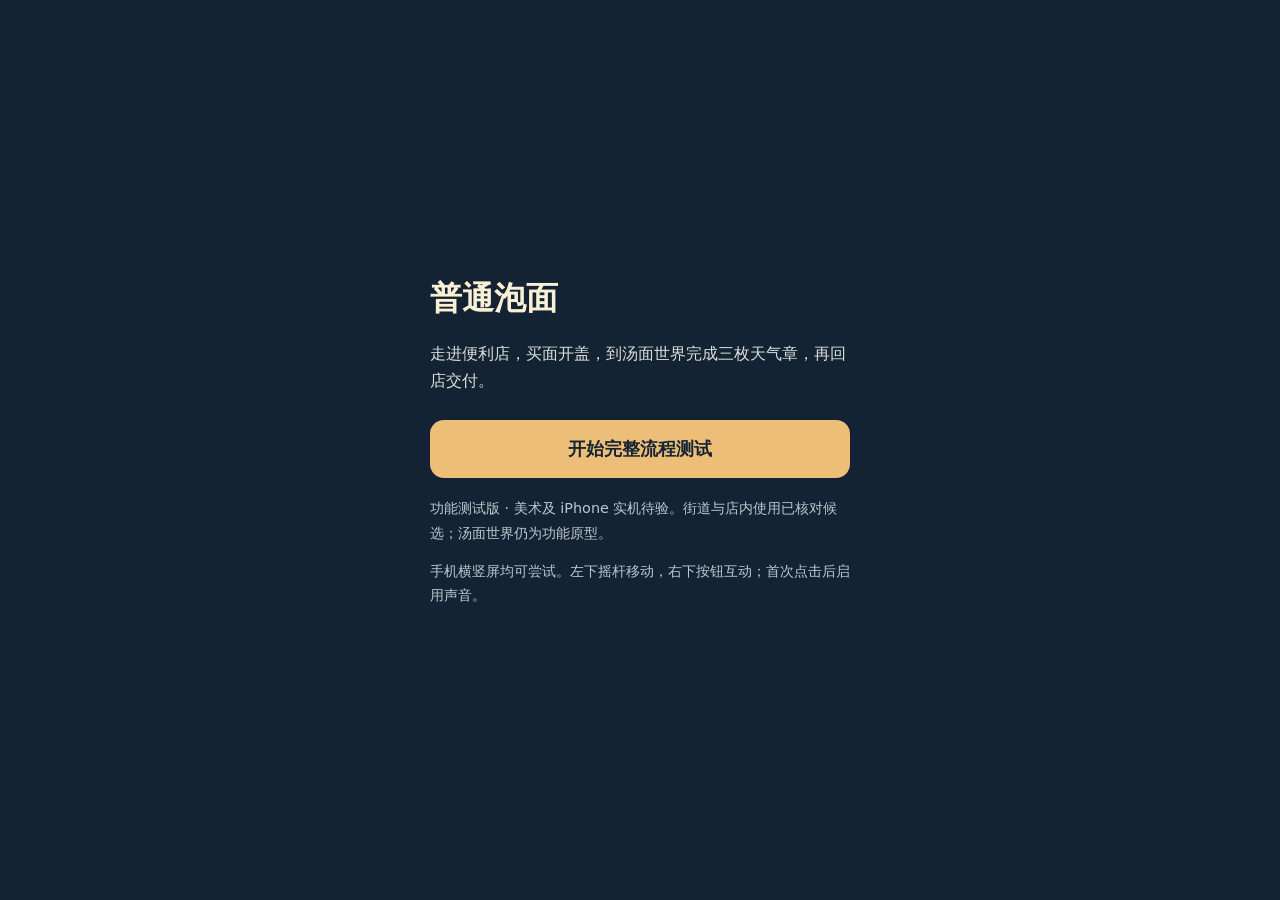
<file: index.html>
<!doctype html>
<html lang="zh-CN"><head><meta charset="UTF-8"><meta name="viewport" content="width=device-width,initial-scale=1,viewport-fit=cover"><meta name="theme-color" content="#142333"><title>普通泡面 · 功能测试</title><style>*{box-sizing:border-box}body{margin:0;min-height:100svh;display:grid;place-items:center;background:#142333;color:#f9f0d6;font-family:system-ui,sans-serif;padding:max(24px,env(safe-area-inset-top)) max(24px,env(safe-area-inset-right)) max(24px,env(safe-area-inset-bottom)) max(24px,env(safe-area-inset-left))}main{width:min(100%,420px)}h1{font-size:2rem;line-height:1.3;margin:0 0 20px}p{font-size:1rem;line-height:1.7;margin:14px 0;color:#dbdfdc}a{display:block;text-align:center;background:#edbe78;color:#142333;font-weight:650;text-decoration:none;padding:17px 20px;border-radius:14px;margin:26px 0 18px;font-size:1.1rem}a:focus-visible{outline:3px solid white;outline-offset:4px}.note{font-size:.9rem;color:#bdc8ce}</style></head><body><main><h1>普通泡面</h1><p>走进便利店，买面开盖，到汤面世界完成三枚天气章，再回店交付。</p><a href="./full-flow.html?flow=full-v1">开始完整流程测试</a><p class="note">功能测试版 · 美术及 iPhone 实机待验。街道与店内使用已核对候选；汤面世界仍为功能原型。</p><p class="note">手机横竖屏均可尝试。左下摇杆移动，右下按钮互动；首次点击后启用声音。</p></main></body></html>
</file>
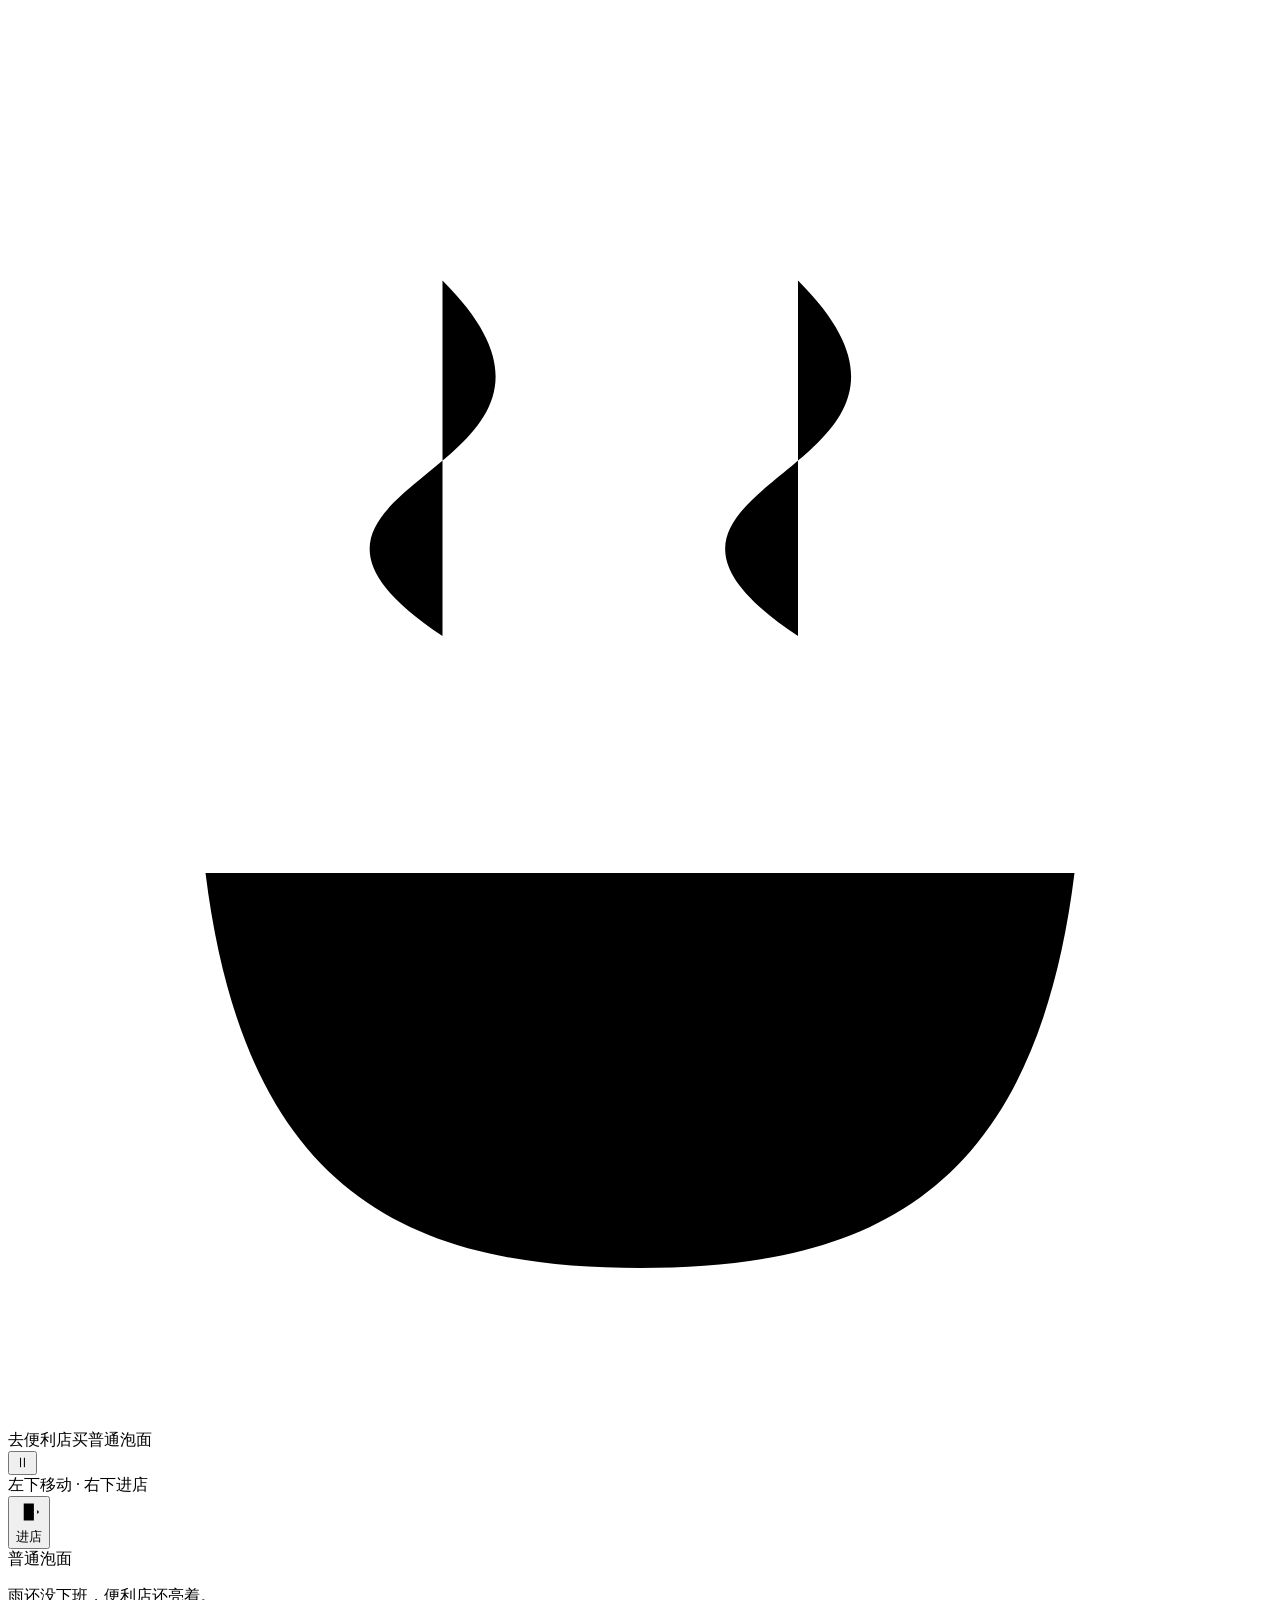
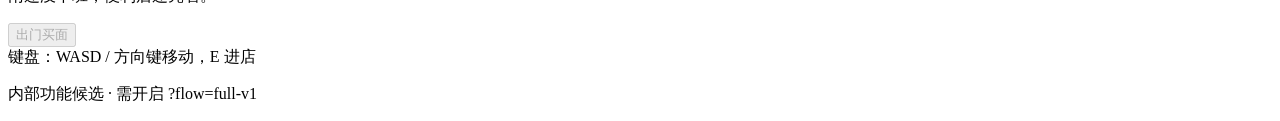
<file: full-flow.html>
<!doctype html>
<html lang="zh-CN"><head>
<meta charset="UTF-8"><meta name="viewport" content="width=device-width, initial-scale=1, maximum-scale=1, user-scalable=no, viewport-fit=cover">
<meta name="theme-color" content="#142333"><link rel="icon" href="data:image/svg+xml,%3Csvg xmlns='http://www.w3.org/2000/svg' viewBox='0 0 40 40'%3E%3Cpath fill='%23edbe78' d='M5 17h30c-2 13-8 17-15 17S7 30 5 17Z'/%3E%3C/svg%3E"><title>普通泡面 · 内部全流程功能候选 · 内部组合预览</title>
  <script type="module" crossorigin src="./assets/full-flow-1yKWF0Vr.js"></script>
</head><body>
<main id="game" aria-label="普通泡面雨夜街道试玩">
  <canvas id="scene" aria-label="雨夜街道三维场景"></canvas>
  <header id="hud"><div id="objective"><svg viewBox="0 0 32 32" aria-hidden="true"><path d="M5 18h22c-1 8-5 10-11 10S6 26 5 18Z M3 17h26 M11 12c-6-4 5-4 0-9 M20 12c-6-4 5-4 0-9"/></svg><span>去便利店买普通泡面</span></div><button id="pause" aria-label="暂停">Ⅱ</button></header>
  <div id="context" aria-live="polite">左下移动 · 右下进店</div>
  <div id="stick" aria-label="移动摇杆"><span id="thumb"></span></div>
  <button id="action" aria-label="开门进店"><svg viewBox="0 0 64 64" aria-hidden="true"><path d="M19 53V11h25v42 M11 53h41 M21 13l17 6v34 M33 33v5 M45 32h12 M52 27l5 5-5 5"/></svg><span>进店</span></button>
  <div id="toast" role="status"></div>
  <section id="overlay"><div class="menu"><div class="brand">普通泡面</div><p id="menu-text">雨还没下班，便利店还亮着。</p><button id="start">出门买面</button><button id="resume" hidden>继续</button><button id="restart" hidden>再走一段雨夜</button><button id="sound" hidden>声音：开</button><div id="hint" class="hint">键盘：WASD / 方向键移动，E 进店</div><p id="loading" role="status">正在准备街道…</p></div></section>
  <div id="recovery" hidden role="status">画面暂时中断 · 正在恢复</div>
<button id="cancel" hidden style="position:absolute;right:18px;top:80px">取消场景准备</button></main></body></html>
</file>
